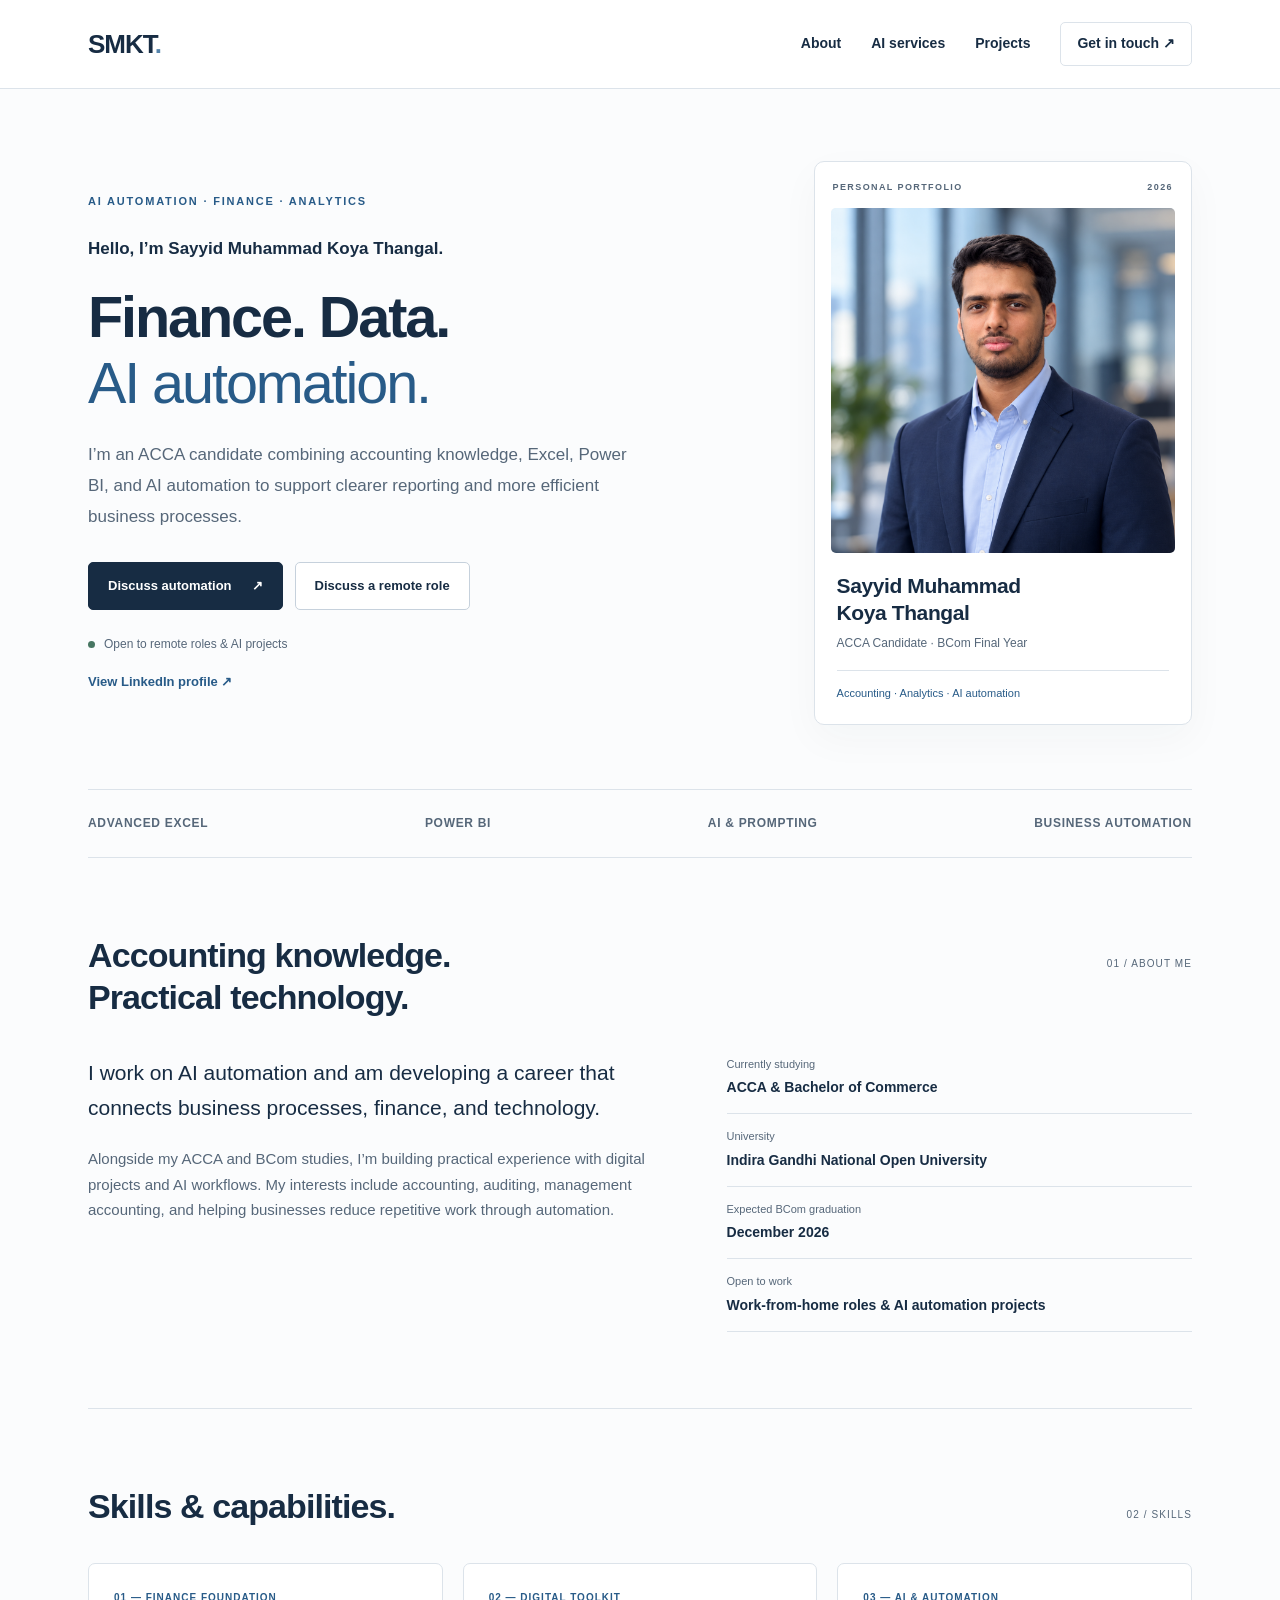
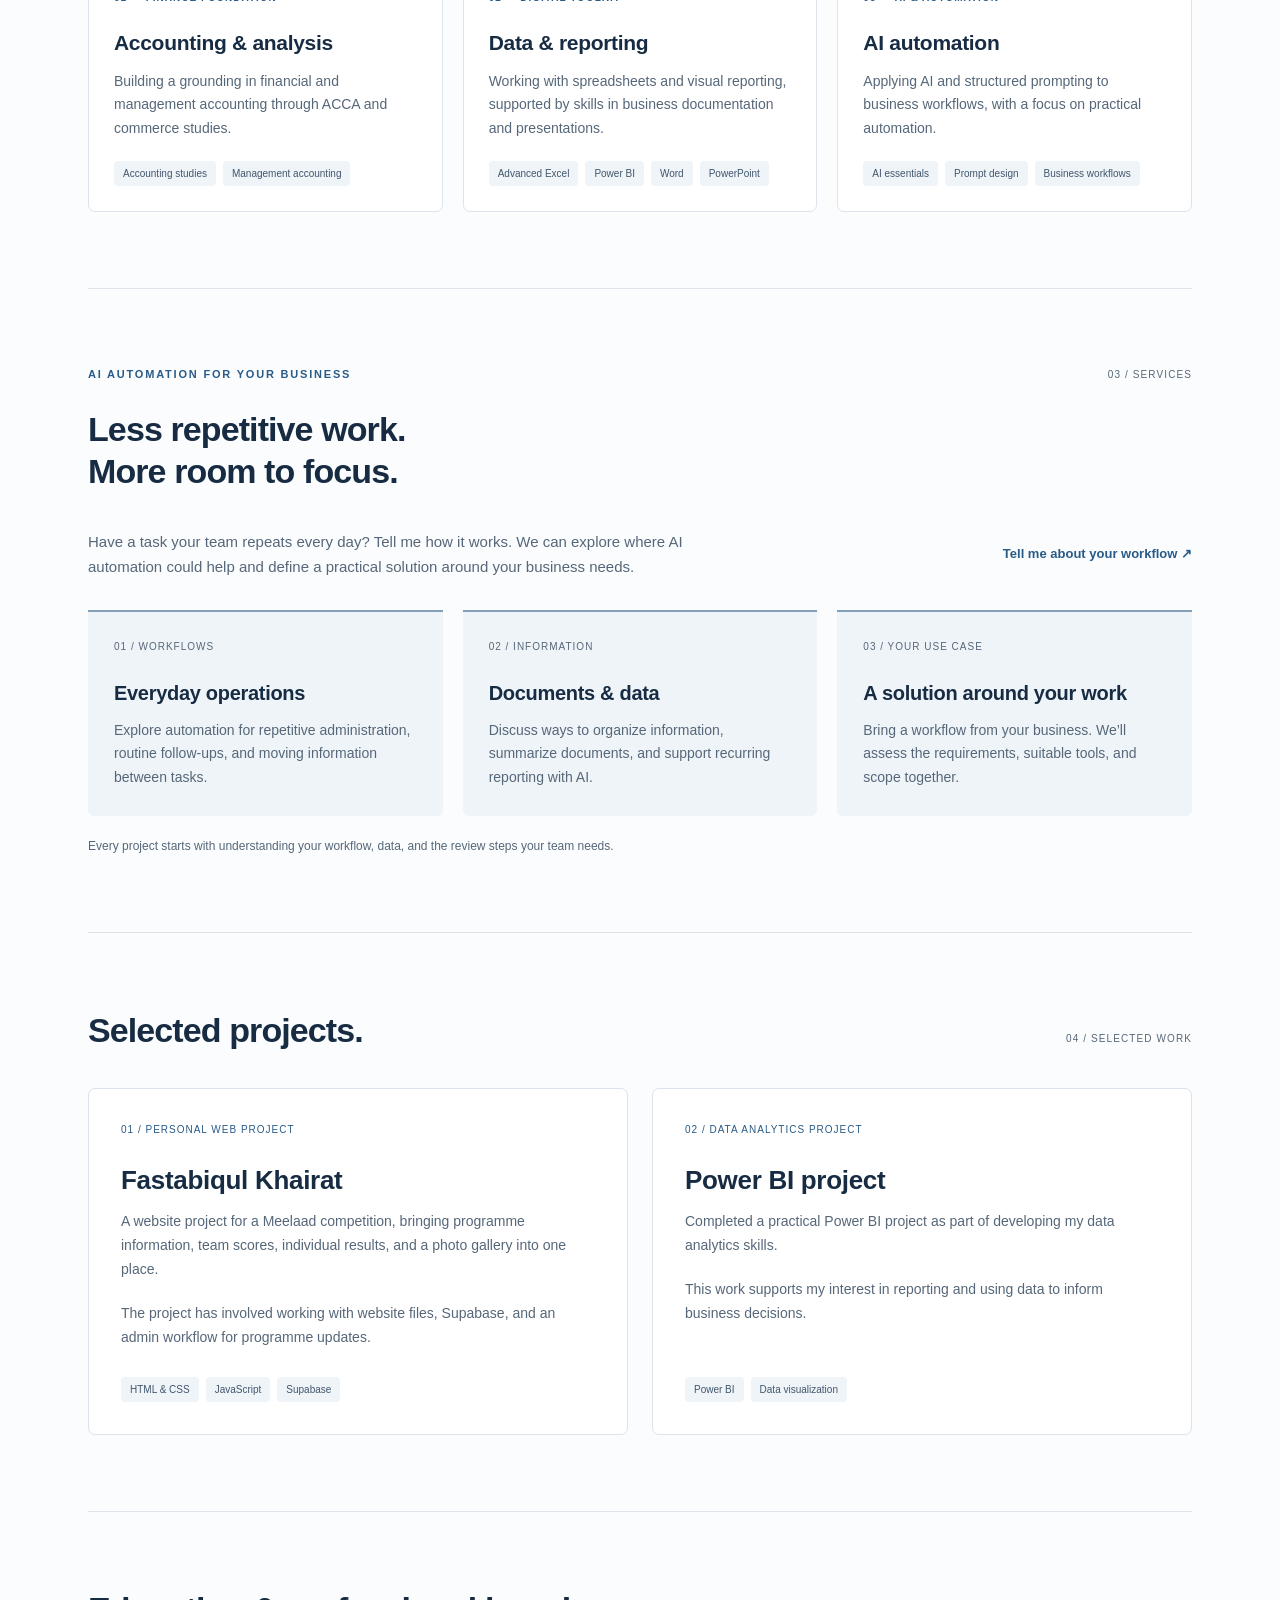
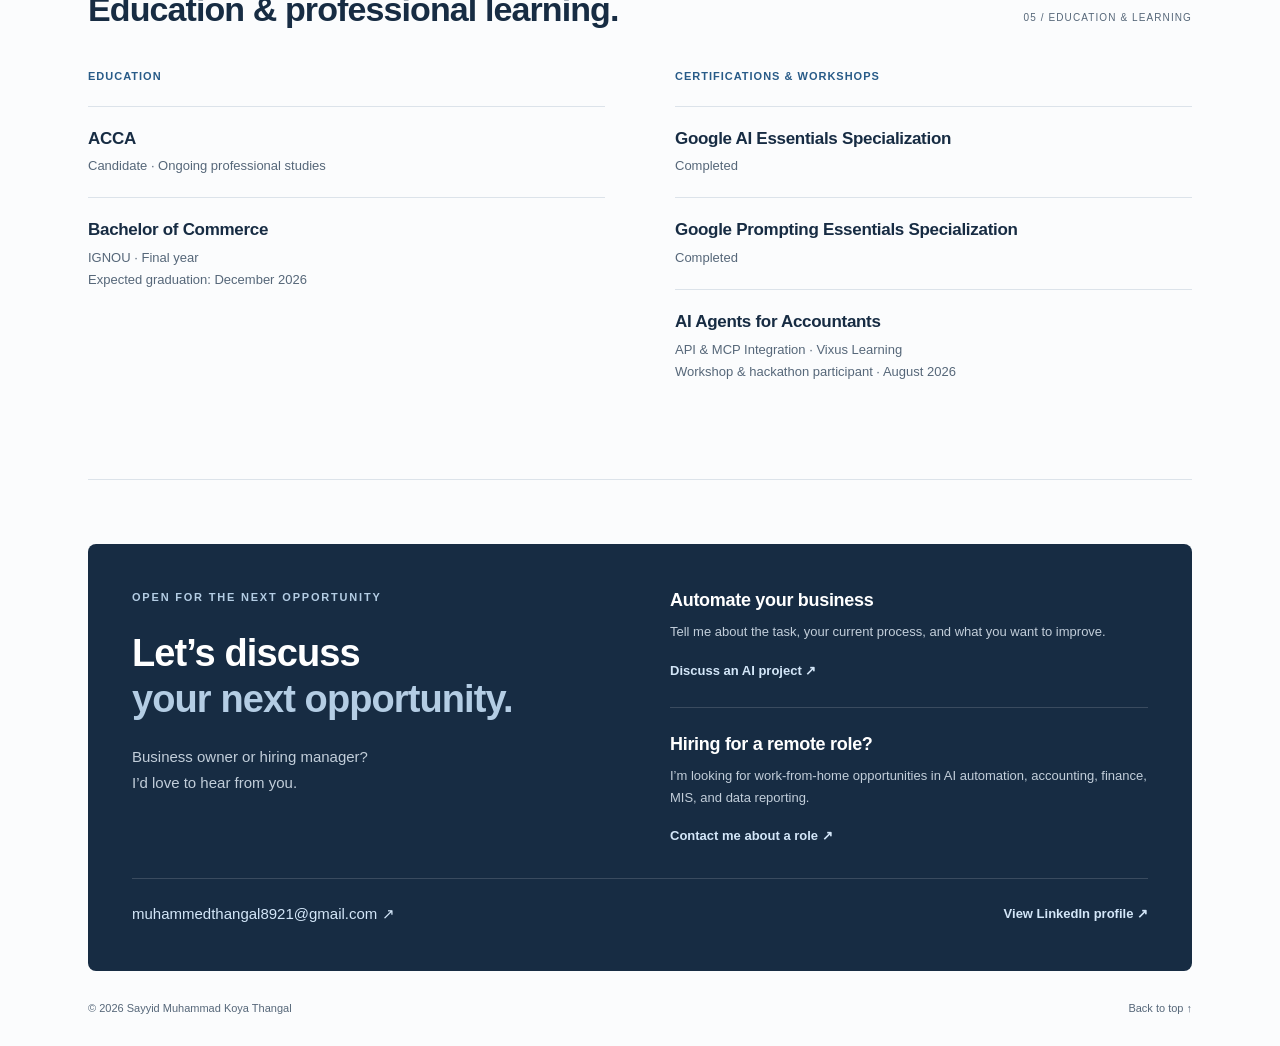
<file: index.html>
<!doctype html>
<html lang="en">
<head>
  <meta charset="utf-8">
  <meta name="viewport" content="width=device-width, initial-scale=1">

  <title>Sayyid Muhammad Koya Thangal | Finance, Analytics & AI Automation</title>

  <meta
    name="description"
    content="Personal portfolio of Sayyid Muhammad Koya Thangal. ACCA candidate with skills in accounting, Excel, Power BI and AI automation. Open to remote roles and business automation projects."
  >

  <link
    rel="icon"
    type="image/svg+xml"
    href="data:image/svg+xml,%3Csvg xmlns='http://www.w3.org/2000/svg' viewBox='0 0 64 64'%3E%3Crect width='64' height='64' rx='14' fill='%23172c43'/%3E%3Ctext x='32' y='44' text-anchor='middle' font-family='Arial' font-weight='bold' font-size='36' fill='%23b4cde4'%3ES%3C/text%3E%3C/svg%3E"
  >

  <style>
    :root {
      --ink: #172c43;
      --muted: #566779;
      --line: #dce3ea;
      --accent: #285b88;
      --paper: #fbfcfd;
      --soft: #eff4f8;
    }

    * {
      box-sizing: border-box;
    }

    html {
      scroll-behavior: smooth;
      scroll-padding-top: 28px;
    }

    body {
      margin: 0;
      background: var(--paper);
      color: var(--ink);
      font-family: "Segoe UI", Arial, sans-serif;
      font-size: 16px;
      line-height: 1.7;
      -webkit-font-smoothing: antialiased;
    }

    a {
      color: inherit;
      text-decoration: none;
    }

    a:focus-visible {
      outline: 3px solid #3878b5;
      outline-offset: 5px;
      border-radius: 3px;
    }

    ::selection {
      background: #d3e5f6;
    }

    p {
      margin: 0 0 20px;
    }

    .wrap {
      width: min(100%, 1200px);
      padding: 0 48px;
      margin: auto;
    }

    .skip {
      position: absolute;
      top: -90px;
      left: 20px;
      padding: 12px 20px;
      background: white;
      z-index: 5;
    }

    .skip:focus {
      top: 10px;
    }

    header {
      background: #fff;
      border-bottom: 1px solid var(--line);
    }

    nav {
      height: 88px;
      display: flex;
      align-items: center;
      justify-content: space-between;
      gap: 24px;
    }

    .brand {
      font-size: 26px;
      font-weight: 750;
      letter-spacing: -1px;
    }

    .brand span {
      color: #5584ac;
    }

    .links {
      display: flex;
      align-items: center;
      gap: 30px;
      font-size: 14px;
      font-weight: 600;
    }

    .links a:hover {
      color: var(--accent);
    }

    .contact-nav {
      padding: 9px 16px;
      border: 1px solid var(--line);
      border-radius: 5px;
    }

    .hero {
      display: grid;
      grid-template-columns: minmax(0, 1.45fr) minmax(0, .85fr);
      gap: 80px;
      align-items: center;
      padding: 72px 0 64px;
    }

    .eyebrow {
      color: var(--accent);
      font-size: 11px;
      letter-spacing: 1.8px;
      font-weight: 700;
      text-transform: uppercase;
      margin-bottom: 24px;
    }

    .intro-name {
      font-size: 17px;
      font-weight: 600;
      margin-bottom: 20px;
    }

    h1 {
      font-size: clamp(40px, 4.5vw, 60px);
      line-height: 1.15;
      letter-spacing: -2.1px;
      font-weight: 650;
      margin: 0 0 24px;
    }

    h1 em {
      font-style: normal;
      color: var(--accent);
      font-weight: 450;
    }

    .lede {
      max-width: 550px;
      color: var(--muted);
      font-size: 17px;
      line-height: 1.8;
    }

    .actions {
      display: flex;
      gap: 12px;
      flex-wrap: wrap;
      margin-top: 30px;
    }

    .button {
      display: inline-flex;
      align-items: center;
      justify-content: center;
      gap: 20px;
      padding: 12px 19px;
      min-height: 48px;
      border: 1px solid var(--ink);
      border-radius: 5px;
      font-size: 13px;
      font-weight: 650;
      transition: background .2s, transform .2s;
    }

    .button:hover {
      transform: translateY(-2px);
    }

    .primary {
      background: var(--ink);
      color: #fff;
    }

    .primary:hover {
      background: #294967;
    }

    .secondary {
      border-color: #c6d1dc;
      background: #fff;
    }

    .secondary:hover {
      background: var(--soft);
    }

    .availability {
      display: flex;
      align-items: center;
      gap: 9px;
      margin-top: 24px;
      color: var(--muted);
      font-size: 12px;
    }

    .status-dot {
      background: #477662;
      width: 7px;
      height: 7px;
      border-radius: 50%;
      flex-shrink: 0;
    }

    .profile {
      min-width: 0;
      background: #fff;
      border: 1px solid var(--line);
      padding: 16px 16px 22px;
      border-radius: 10px;
      box-shadow: 0 14px 40px #172c4309;
    }

    .profile-top {
      display: flex;
      justify-content: space-between;
      gap: 12px;
      font-size: 9px;
      font-weight: 600;
      letter-spacing: 1.4px;
      color: var(--muted);
      padding: 2px 2px 13px;
    }

    .profile-photo {
      width: 100%;
      height: auto;
      aspect-ratio: 1 / 1;
      object-fit: cover;
      object-position: center 23%;
      display: block;
      border-radius: 5px;
      background: var(--soft);
    }

    .profile h2 {
      font-size: 21px;
      line-height: 1.3;
      margin: 19px 6px 7px;
      letter-spacing: -.4px;
      font-weight: 650;
    }

    .profile p {
      font-size: 12px;
      margin: 0 6px;
      color: var(--muted);
    }

    .profile-foot {
      font-size: 11px;
      margin: 16px 6px 0;
      border-top: 1px solid var(--line);
      padding-top: 13px;
      color: var(--accent);
    }

    .topics {
      display: flex;
      justify-content: space-between;
      gap: 24px;
      padding: 23px 0;
      border-block: 1px solid var(--line);
      color: var(--muted);
      font-weight: 600;
      font-size: 12px;
      letter-spacing: .7px;
      text-transform: uppercase;
    }

    section {
      padding: 76px 0;
      border-bottom: 1px solid var(--line);
    }

    .section-head {
      display: flex;
      justify-content: space-between;
      align-items: baseline;
      gap: 24px;
      margin-bottom: 36px;
    }

    h2 {
      font-size: 34px;
      font-weight: 600;
      line-height: 1.25;
      letter-spacing: -.9px;
      margin: 0;
    }

    h3 {
      font-size: 21px;
      font-weight: 600;
      line-height: 1.4;
      letter-spacing: -.3px;
      margin: 0 0 12px;
    }

    .section-num {
      font-size: 10px;
      letter-spacing: 1.1px;
      color: var(--muted);
      white-space: nowrap;
    }

    .about-grid {
      display: grid;
      grid-template-columns: 1.2fr 1fr;
      gap: 80px;
    }

    .about-text {
      font-size: 21px;
      line-height: 1.7;
    }

    .about-sub {
      color: var(--muted);
      font-size: 15px;
      margin-bottom: 0;
    }

    .facts {
      margin: 0;
    }

    .facts div {
      padding: 13px 0;
      border-bottom: 1px solid var(--line);
    }

    .facts div:first-child {
      padding-top: 0;
    }

    dt {
      font-size: 11px;
      color: var(--muted);
      margin-bottom: 3px;
    }

    dd {
      font-size: 14px;
      font-weight: 550;
      margin: 0;
    }

    .skills,
    .service-grid {
      display: grid;
      grid-template-columns: repeat(3, minmax(0, 1fr));
      gap: 20px;
    }

    .skills article {
      padding: 25px;
      border: 1px solid var(--line);
      border-radius: 7px;
      background: #fff;
    }

    .skills p,
    .project p {
      color: var(--muted);
      font-size: 14px;
    }

    .skills .skill-number {
      font-size: 10px;
      letter-spacing: 1px;
      color: var(--accent);
      margin-bottom: 22px;
      font-weight: 650;
    }

    .tags {
      display: flex;
      flex-wrap: wrap;
      gap: 7px;
    }

    .tag {
      font-size: 10px;
      padding: 4px 9px;
      background: var(--soft);
      color: #41566c;
      border-radius: 4px;
    }

    .service-intro {
      display: flex;
      align-items: center;
      justify-content: space-between;
      gap: 40px;
      margin-bottom: 30px;
    }

    .service-intro p {
      max-width: 650px;
      margin: 0;
      color: var(--muted);
      font-size: 15px;
    }

    .text-link {
      font-size: 13px;
      font-weight: 650;
      color: var(--accent);
      text-underline-offset: 5px;
    }

    .text-link:hover {
      text-decoration: underline;
    }

    .service-intro .text-link {
      flex-shrink: 0;
    }

    .service-card {
      background: var(--soft);
      border-top: 2px solid #829fb9;
      padding: 26px;
      border-radius: 0 0 6px 6px;
    }

    .service-code {
      font-size: 10px;
      letter-spacing: 1px;
      color: var(--muted);
      display: block;
      margin-bottom: 24px;
    }

    .service-card h3 {
      font-size: 20px;
    }

    .service-card p {
      font-size: 14px;
      color: var(--muted);
      margin: 0;
    }

    .service-note {
      color: var(--muted);
      font-size: 12px;
      margin: 20px 0 0;
    }

    .work {
      display: grid;
      grid-template-columns: repeat(2, minmax(0, 1fr));
      gap: 24px;
    }

    .project {
      padding: 32px;
      background: #fff;
      border: 1px solid var(--line);
      border-radius: 7px;
      display: flex;
      flex-direction: column;
    }

    .project .project-kind {
      font-size: 10px;
      letter-spacing: 1px;
      text-transform: uppercase;
      color: var(--accent);
      margin-bottom: 24px;
    }

    .project h3 {
      font-size: 26px;
    }

    .project .tags {
      margin-top: auto;
      padding-top: 8px;
    }

    .credentials {
      display: grid;
      grid-template-columns: 1fr 1fr;
      gap: 70px;
    }

    .list-label {
      font-size: 11px;
      font-weight: 650;
      letter-spacing: 1px;
      text-transform: uppercase;
      color: var(--accent);
    }

    .credential {
      border-top: 1px solid var(--line);
      padding: 20px 0;
    }

    .credential h3 {
      font-size: 17px;
      margin-bottom: 5px;
    }

    .credential p {
      font-size: 13px;
      color: var(--muted);
      margin: 0;
    }

    .contact {
      margin-top: 64px;
      padding: 44px;
      background: #172c43;
      color: #fff;
      border-radius: 8px;
      display: grid;
      grid-template-columns: 1fr 1fr;
      gap: 30px 60px;
      border: 0;
    }

    .contact .eyebrow {
      color: #b4cde4;
    }

    .contact h2 {
      font-size: 38px;
      line-height: 1.2;
    }

    .contact h2 em {
      font-style: normal;
      color: #b4cde4;
    }

    .contact-lede {
      margin: 22px 0 0;
      color: #c2ceda;
      font-size: 15px;
    }

    .contact-options {
      display: grid;
      gap: 24px;
    }

    .contact-options article + article {
      border-top: 1px solid #ffffff26;
      padding-top: 24px;
    }

    .contact-options h3 {
      font-size: 18px;
      margin-bottom: 8px;
    }

    .contact-options p {
      color: #c2ceda;
      font-size: 13px;
      margin-bottom: 12px;
    }

    .contact .text-link {
      color: #d3e6f8;
    }

    .email {
      grid-column: 1 / -1;
      border-top: 1px solid #ffffff26;
      padding-top: 22px;
      font-size: 15px;
      color: #d3e6f8;
      overflow-wrap: anywhere;
    }

    .linkedin-link {
      display: inline-block;
      margin-top: 16px;
    }

    .contact-links {
      display: flex;
      align-items: center;
      justify-content: space-between;
      flex-wrap: wrap;
      gap: 14px;
    }

    .contact-links .linkedin-link {
      margin-top: 0;
    }

    .sr-only {
      position: absolute;
      width: 1px;
      height: 1px;
      padding: 0;
      margin: -1px;
      overflow: hidden;
      clip: rect(0, 0, 0, 0);
      white-space: nowrap;
      border: 0;
    }

    footer {
      display: flex;
      justify-content: space-between;
      gap: 24px;
      padding: 28px 0;
      color: var(--muted);
      font-size: 11px;
    }

    .reveal-ready {
      opacity: 0;
      transform: translateY(10px);
      transition: opacity .45s ease, transform .45s ease;
    }

    .reveal-ready.is-visible {
      opacity: 1;
      transform: none;
    }

    @media (min-width: 1500px) {
      .hero {
        padding-block: 88px;
      }
    }

    @media (max-width: 950px) {
      .wrap {
        padding-inline: 30px;
      }

      .hero {
        gap: 40px;
      }

      .links {
        gap: 20px;
      }

      .about-grid {
        gap: 40px;
      }

      .skills,
      .service-grid {
        gap: 12px;
      }

      .skills article,
      .service-card {
        padding: 20px;
      }

      .service-intro {
        display: block;
      }

      .service-intro .text-link {
        display: inline-block;
        margin-top: 14px;
      }

      .contact {
        gap: 30px;
        padding: 34px;
      }
    }

    @media (max-width: 720px) {
      .wrap {
        padding-inline: 22px;
      }

      nav {
        height: 76px;
        gap: 14px;
      }

      .brand {
        font-size: 24px;
      }

      .links {
        gap: 15px;
        font-size: 12px;
      }

      .nav-about {
        display: none;
      }

      .contact-nav {
        padding: 7px 10px;
      }

      .hero {
        grid-template-columns: 1fr;
        gap: 34px;
        padding: 44px 0;
      }

      .hero > div {
        max-width: 560px;
      }

      h1 {
        font-size: 44px;
        letter-spacing: -1.6px;
      }

      .profile {
        width: 100%;
        max-width: 360px;
        justify-self: center;
      }

      .profile-photo {
        aspect-ratio: 5 / 4;
        object-position: center 20%;
      }

      .topics {
        display: grid;
        grid-template-columns: 1fr 1fr;
        font-size: 10px;
        gap: 12px;
      }

      .section-head {
        flex-direction: column;
        gap: 12px;
        margin-bottom: 26px;
      }

      .section-num {
        order: -1;
      }

      h2 {
        font-size: 29px;
      }

      section {
        padding: 48px 0;
      }

      .about-grid,
      .skills,
      .service-grid,
      .work,
      .credentials,
      .contact {
        grid-template-columns: 1fr;
        gap: 24px;
      }

      .about-text {
        font-size: 19px;
      }

      .skills article,
      .service-card {
        padding: 24px;
      }

      .project {
        padding: 26px;
      }

      .credentials {
        gap: 32px;
      }

      .contact {
        margin-top: 44px;
        padding: 28px;
      }

      .contact h2 {
        font-size: 33px;
      }

      footer {
        flex-direction: column;
        gap: 6px;
      }

      .eyebrow {
        font-size: 10px;
        letter-spacing: 1.2px;
      }

      .lede {
        font-size: 16px;
      }
    }

    @media (max-width: 370px) {
      .wrap {
        padding-inline: 18px;
      }

      .links {
        gap: 10px;
        font-size: 11px;
      }

      .contact-nav {
        padding: 6px 8px;
      }

      .brand {
        font-size: 22px;
      }

      h1 {
        font-size: 39px;
      }

      .intro-name {
        font-size: 15px;
      }

      .button {
        padding-inline: 14px;
        font-size: 12px;
      }

      .email {
        font-size: 13px;
      }
    }

    @media (prefers-reduced-motion: reduce) {
      html {
        scroll-behavior: auto;
      }

      *,
      *::before,
      *::after {
        animation: none !important;
        transition: none !important;
      }

      .reveal-ready {
        opacity: 1;
        transform: none;
      }
    }
  </style>
</head>

<body id="top">
  <a class="skip" href="#main">Skip to content</a>

  <header>
    <nav class="wrap" aria-label="Main navigation">
      <a class="brand" href="#top" aria-label="SMKT home">
        SMKT<span>.</span>
      </a>

      <div class="links">
        <a class="nav-about" href="#about">About</a>
        <a href="#automation">AI services</a>
        <a href="#work">Projects</a>
        <a class="contact-nav" href="#contact">Get in touch ↗</a>
      </div>
    </nav>
  </header>

  <main id="main" class="wrap">
    <div class="hero">
      <div>
        <p class="eyebrow">AI Automation · Finance · Analytics</p>

        <p class="intro-name">
          Hello, I’m Sayyid Muhammad Koya Thangal.
        </p>

        <h1>
          Finance. Data.<br>
          <em>AI automation.</em>
        </h1>

        <p class="lede">
          I’m an ACCA candidate combining accounting knowledge, Excel,
          Power BI, and AI automation to support clearer reporting and
          more efficient business processes.
        </p>

        <div class="actions">
          <a
            class="button primary"
            href="mailto:muhammedthangal8921@gmail.com?subject=AI%20automation%20enquiry"
          >
            Discuss automation
            <span aria-hidden="true">↗</span>
          </a>

          <a class="button secondary" href="#contact">
            Discuss a remote role
          </a>
        </div>

        <div class="availability">
          <span class="status-dot" aria-hidden="true"></span>
          Open to remote roles &amp; AI projects
        </div>

        <a
          class="text-link linkedin-link"
          href="https://www.linkedin.com/in/sayyid-muhammad-koya-thangal"
          target="_blank"
          rel="noopener noreferrer"
        >
          View LinkedIn profile
          <span aria-hidden="true">↗</span>
          <span class="sr-only"> (opens in a new tab)</span>
        </a>
      </div>

      <aside class="profile" aria-label="Profile summary">
        <div class="profile-top">
          <span>PERSONAL PORTFOLIO</span>
          <span>2026</span>
        </div>

        <img
          class="profile-photo"
          src="sayyid-muhammad-koya-thangal.png.png"
          alt="Sayyid Muhammad Koya Thangal in a navy suit"
          width="1122"
          height="1402"
          fetchpriority="high"
          decoding="async"
        >

        <h2>Sayyid Muhammad<br>Koya Thangal</h2>

        <p>ACCA Candidate · BCom Final Year</p>

        <div class="profile-foot">
          Accounting · Analytics · AI automation
        </div>
      </aside>
    </div>

    <div class="topics" aria-label="Core tools">
      <span>Advanced Excel</span>
      <span>Power BI</span>
      <span>AI &amp; Prompting</span>
      <span>Business automation</span>
    </div>

    <section id="about">
      <div class="section-head">
        <h2>Accounting knowledge.<br>Practical technology.</h2>
        <span class="section-num">01 / ABOUT ME</span>
      </div>

      <div class="about-grid">
        <div>
          <p class="about-text">
            I work on AI automation and am developing a career that
            connects business processes, finance, and technology.
          </p>

          <p class="about-sub">
            Alongside my ACCA and BCom studies, I’m building practical
            experience with digital projects and AI workflows. My
            interests include accounting, auditing, management
            accounting, and helping businesses reduce repetitive work
            through automation.
          </p>
        </div>

        <dl class="facts">
          <div>
            <dt>Currently studying</dt>
            <dd>ACCA &amp; Bachelor of Commerce</dd>
          </div>

          <div>
            <dt>University</dt>
            <dd>Indira Gandhi National Open University</dd>
          </div>

          <div>
            <dt>Expected BCom graduation</dt>
            <dd>December 2026</dd>
          </div>

          <div>
            <dt>Open to work</dt>
            <dd>Work-from-home roles &amp; AI automation projects</dd>
          </div>
        </dl>
      </div>
    </section>

    <section id="skills">
      <div class="section-head">
        <h2>Skills &amp; capabilities.</h2>
        <span class="section-num">02 / SKILLS</span>
      </div>

      <div class="skills">
        <article>
          <p class="skill-number">01 — FINANCE FOUNDATION</p>

          <h3>Accounting &amp; analysis</h3>

          <p>
            Building a grounding in financial and management accounting
            through ACCA and commerce studies.
          </p>

          <div class="tags">
            <span class="tag">Accounting studies</span>
            <span class="tag">Management accounting</span>
          </div>
        </article>

        <article>
          <p class="skill-number">02 — DIGITAL TOOLKIT</p>

          <h3>Data &amp; reporting</h3>

          <p>
            Working with spreadsheets and visual reporting, supported
            by skills in business documentation and presentations.
          </p>

          <div class="tags">
            <span class="tag">Advanced Excel</span>
            <span class="tag">Power BI</span>
            <span class="tag">Word</span>
            <span class="tag">PowerPoint</span>
          </div>
        </article>

        <article>
          <p class="skill-number">03 — AI &amp; AUTOMATION</p>

          <h3>AI automation</h3>

          <p>
            Applying AI and structured prompting to business workflows,
            with a focus on practical automation.
          </p>

          <div class="tags">
            <span class="tag">AI essentials</span>
            <span class="tag">Prompt design</span>
            <span class="tag">Business workflows</span>
          </div>
        </article>
      </div>
    </section>

    <section id="automation">
      <div class="section-head">
        <div>
          <p class="eyebrow">AI AUTOMATION FOR YOUR BUSINESS</p>
          <h2>Less repetitive work.<br>More room to focus.</h2>
        </div>

        <span class="section-num">03 / SERVICES</span>
      </div>

      <div class="service-intro">
        <p>
          Have a task your team repeats every day? Tell me how it works.
          We can explore where AI automation could help and define a
          practical solution around your business needs.
        </p>

        <a
          class="text-link"
          href="mailto:muhammedthangal8921@gmail.com?subject=Let%E2%80%99s%20discuss%20business%20automation"
        >
          Tell me about your workflow ↗
        </a>
      </div>

      <div class="service-grid">
        <article class="service-card">
          <span class="service-code">01 / WORKFLOWS</span>

          <h3>Everyday operations</h3>

          <p>
            Explore automation for repetitive administration, routine
            follow-ups, and moving information between tasks.
          </p>
        </article>

        <article class="service-card">
          <span class="service-code">02 / INFORMATION</span>

          <h3>Documents &amp; data</h3>

          <p>
            Discuss ways to organize information, summarize documents,
            and support recurring reporting with AI.
          </p>
        </article>

        <article class="service-card">
          <span class="service-code">03 / YOUR USE CASE</span>

          <h3>A solution around your work</h3>

          <p>
            Bring a workflow from your business. We’ll assess the
            requirements, suitable tools, and scope together.
          </p>
        </article>
      </div>

      <p class="service-note">
        Every project starts with understanding your workflow, data,
        and the review steps your team needs.
      </p>
    </section>

    <section id="work">
      <div class="section-head">
        <h2>Selected projects.</h2>
        <span class="section-num">04 / SELECTED WORK</span>
      </div>

      <div class="work">
        <article class="project">
          <p class="project-kind">01 / Personal web project</p>

          <h3>Fastabiqul Khairat</h3>

          <p>
            A website project for a Meelaad competition, bringing
            programme information, team scores, individual results,
            and a photo gallery into one place.
          </p>

          <p>
            The project has involved working with website files,
            Supabase, and an admin workflow for programme updates.
          </p>

          <div class="tags">
            <span class="tag">HTML &amp; CSS</span>
            <span class="tag">JavaScript</span>
            <span class="tag">Supabase</span>
          </div>
        </article>

        <article class="project">
          <p class="project-kind">02 / Data analytics project</p>

          <h3>Power BI project</h3>

          <p>
            Completed a practical Power BI project as part of
            developing my data analytics skills.
          </p>

          <p>
            This work supports my interest in reporting and using
            data to inform business decisions.
          </p>

          <div class="tags">
            <span class="tag">Power BI</span>
            <span class="tag">Data visualization</span>
          </div>
        </article>
      </div>
    </section>

    <section id="education">
      <div class="section-head">
        <h2>Education &amp; professional learning.</h2>
        <span class="section-num">05 / EDUCATION &amp; LEARNING</span>
      </div>

      <div class="credentials">
        <div>
          <p class="list-label">Education</p>

          <article class="credential">
            <h3>ACCA</h3>
            <p>Candidate · Ongoing professional studies</p>
          </article>

          <article class="credential">
            <h3>Bachelor of Commerce</h3>
            <p>
              IGNOU · Final year<br>
              Expected graduation: December 2026
            </p>
          </article>
        </div>

        <div>
          <p class="list-label">Certifications &amp; workshops</p>

          <article class="credential">
            <h3>Google AI Essentials Specialization</h3>
            <p>Completed</p>
          </article>

          <article class="credential">
            <h3>Google Prompting Essentials Specialization</h3>
            <p>Completed</p>
          </article>

          <article class="credential">
            <h3>AI Agents for Accountants</h3>
            <p>
              API &amp; MCP Integration · Vixus Learning<br>
              Workshop &amp; hackathon participant · August 2026
            </p>
          </article>
        </div>
      </div>
    </section>

    <section class="contact" id="contact">
      <div>
        <p class="eyebrow">OPEN FOR THE NEXT OPPORTUNITY</p>

        <h2>
          Let’s discuss<br>
          <em>your next opportunity.</em>
        </h2>

        <p class="contact-lede">
          Business owner or hiring manager?<br>
          I’d love to hear from you.
        </p>
      </div>

      <div class="contact-options">
        <article>
          <h3>Automate your business</h3>

          <p>
            Tell me about the task, your current process, and what
            you want to improve.
          </p>

          <a
            class="text-link"
            href="mailto:muhammedthangal8921@gmail.com?subject=AI%20automation%20project"
          >
            Discuss an AI project ↗
          </a>
        </article>

        <article>
          <h3>Hiring for a remote role?</h3>

          <p>
            I’m looking for work-from-home opportunities in AI
            automation, accounting, finance, MIS, and data reporting.
          </p>

          <a
            class="text-link"
            href="mailto:muhammedthangal8921@gmail.com?subject=Remote%20job%20opportunity"
          >
            Contact me about a role ↗
          </a>
        </article>
      </div>

      <div class="email contact-links">
        <a href="mailto:muhammedthangal8921@gmail.com">
          muhammedthangal8921@gmail.com ↗
        </a>

        <a
          class="text-link linkedin-link"
          href="https://www.linkedin.com/in/sayyid-muhammad-koya-thangal"
          target="_blank"
          rel="noopener noreferrer"
        >
          View LinkedIn profile
          <span aria-hidden="true">↗</span>
          <span class="sr-only"> (opens in a new tab)</span>
        </a>
      </div>
    </section>

    <footer>
      <span>© 2026 Sayyid Muhammad Koya Thangal</span>
      <a href="#top">Back to top ↑</a>
    </footer>
  </main>

  <script>
    (() => {
      const reducedMotion = window.matchMedia(
        "(prefers-reduced-motion: reduce)"
      ).matches;

      if (!("IntersectionObserver" in window) || reducedMotion) {
        return;
      }

      const observer = new IntersectionObserver(
        (entries) => {
          entries.forEach((entry) => {
            if (entry.isIntersecting) {
              entry.target.classList.add("is-visible");
              observer.unobserve(entry.target);
            }
          });
        },
        { threshold: 0.06 }
      );

      document.querySelectorAll(
        "section > .section-head, " +
        ".about-grid, " +
        ".skills article, " +
        ".project, " +
        ".service-card, " +
        ".credentials > div"
      ).forEach((element) => {
        element.classList.add("reveal-ready");
        observer.observe(element);
      });
    })();
  </script>
</body>
</html>
</file>
